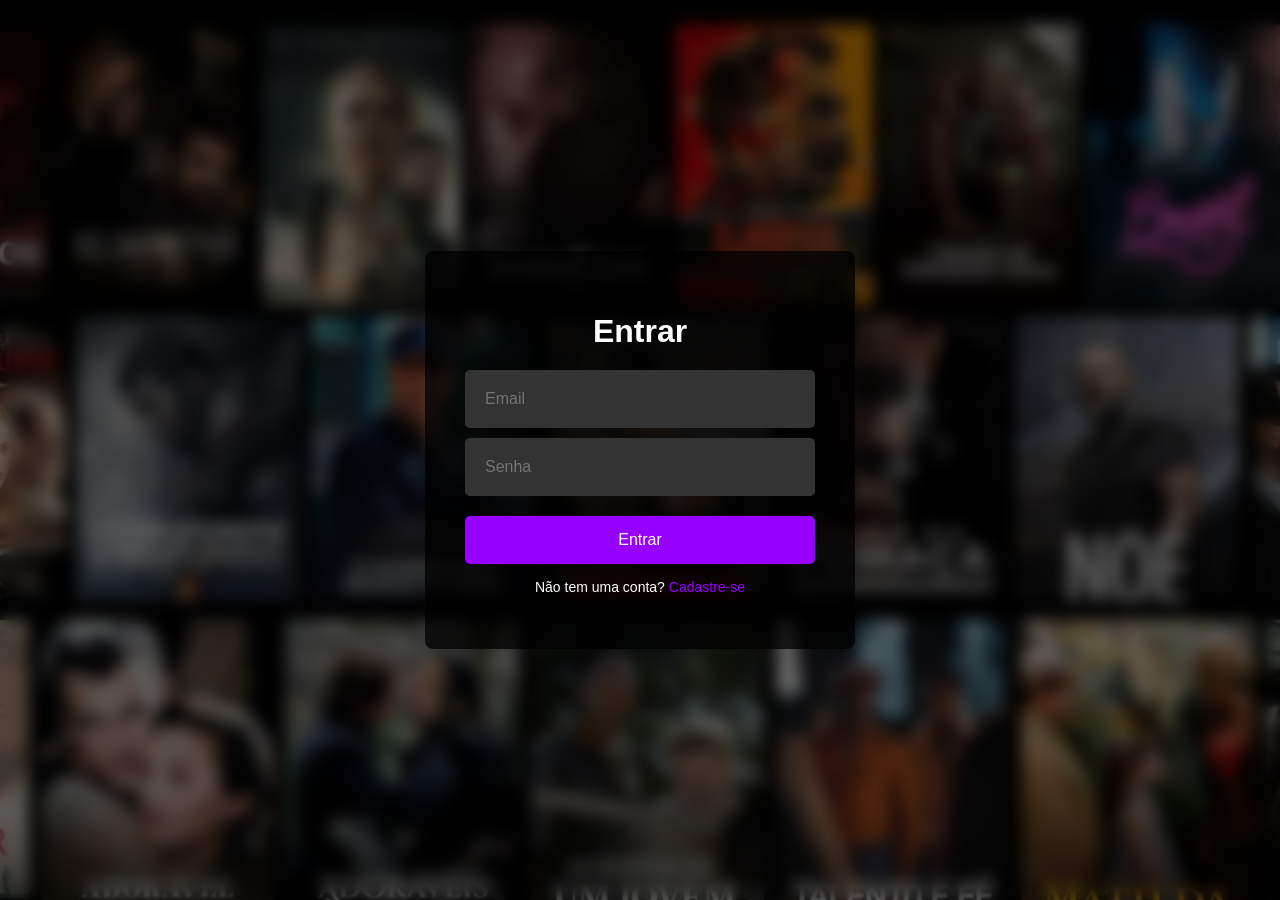
<file: public/index.html>
<!DOCTYPE html>
<html lang="pt-br">
<head>
    <meta charset="UTF-8">
    <meta name="viewport" content="width=device-width, initial-scale=1.0">
    <title>Login - Catálogo de Filmes</title>
    <link rel="stylesheet" href="style.css">
</head>
<body>
    <div class="background-overlay"></div>
    <div class="login-container">
        <h1>Entrar</h1>
        <form action="pag.html" method="get">
            <div class="input-container">
                <input type="email" placeholder="Email" required>
            </div>
            <div class="input-container">
                <input type="password" placeholder="Senha" required>
            </div>
            <button type="submit">Entrar</button>
        </form>
        <p>Não tem uma conta? <a href="#">Cadastre-se</a></p>
    </div>
</body>
</html>
</file>
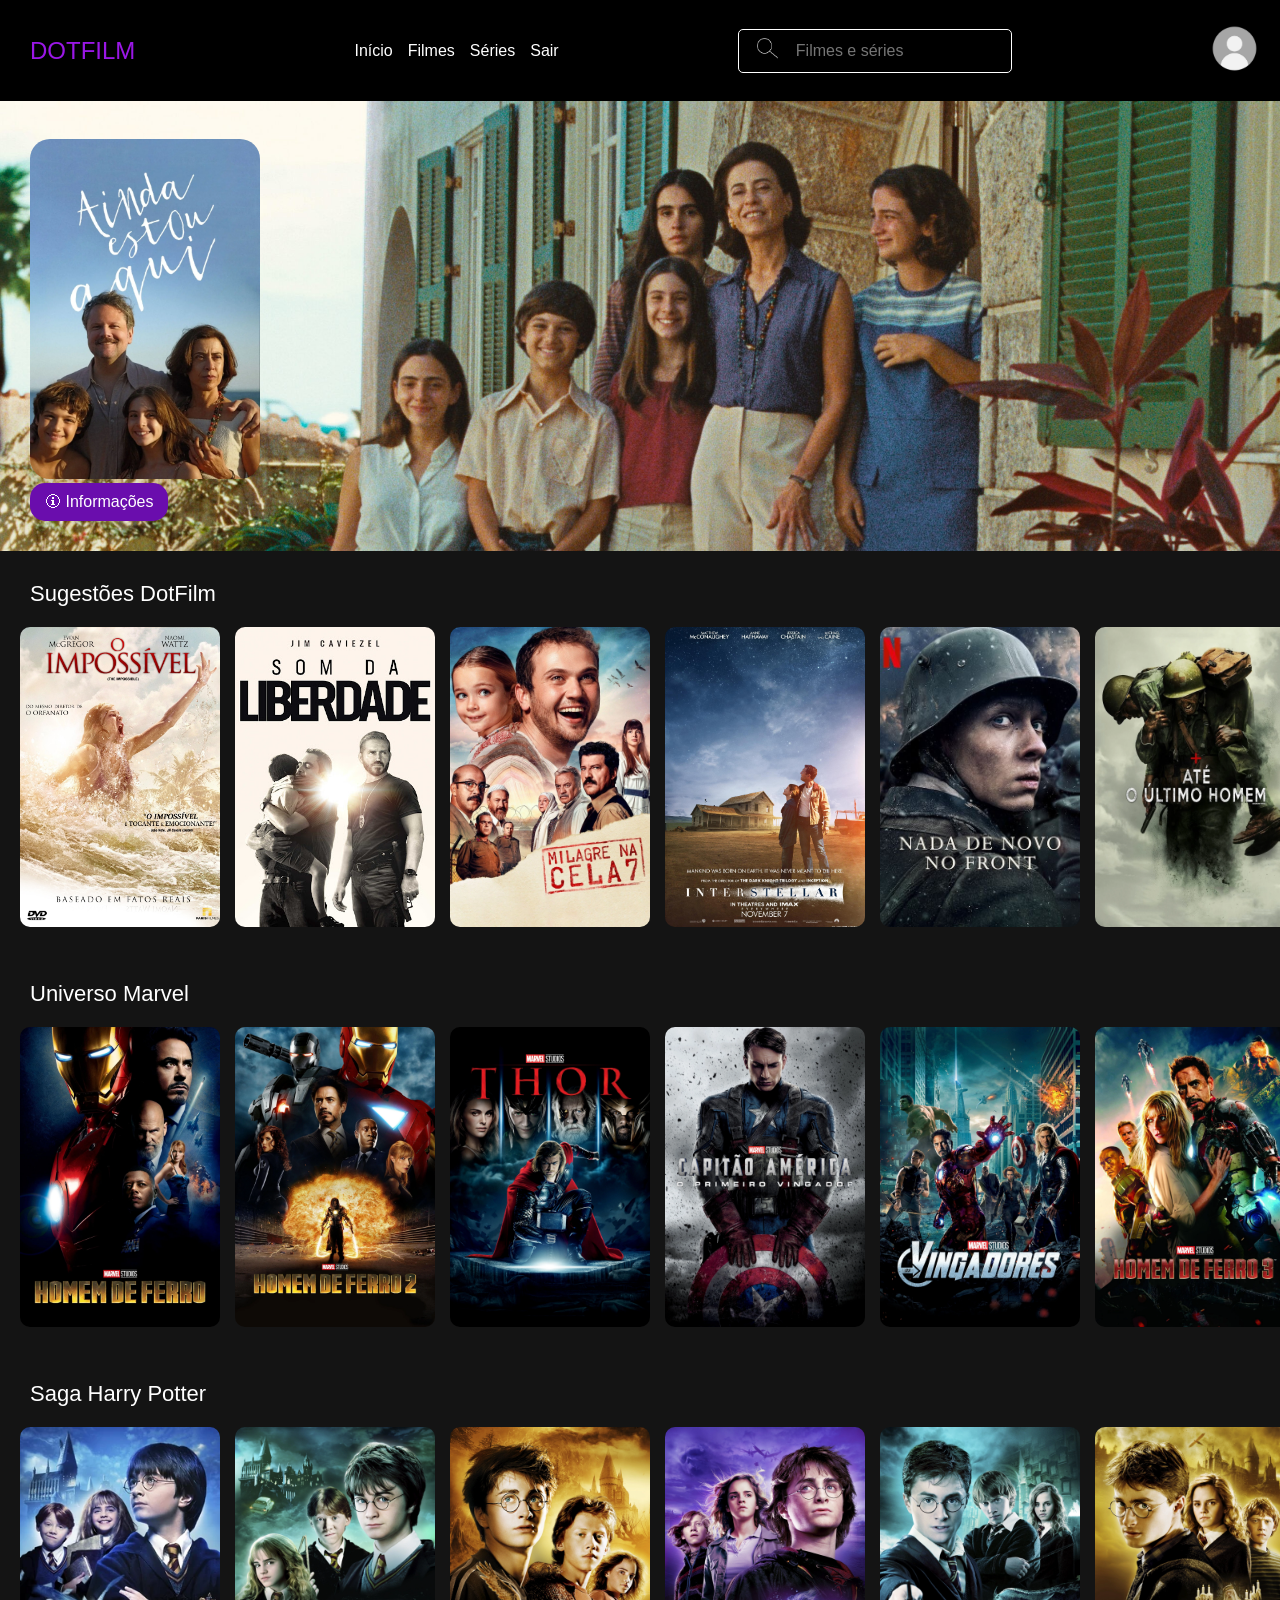
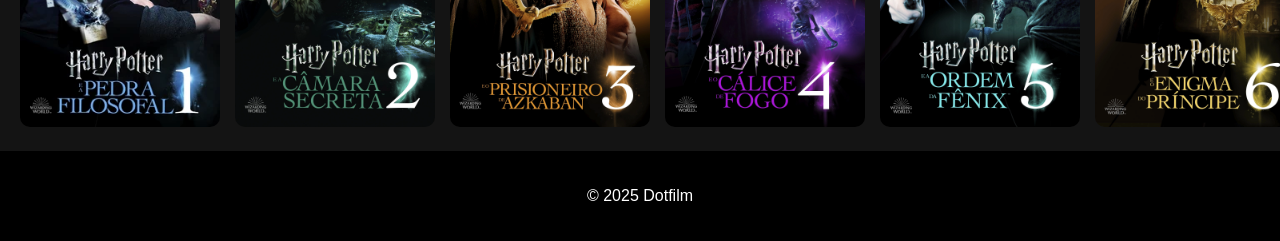
<file: public/pag.html>
<!DOCTYPE html>
<html lang="pt-br">
<head>
    <meta charset="UTF-8">
    <meta name="viewport" content="width=device-width, initial-scale=1.0">
    <title>Dotfilm</title>
    <link rel="stylesheet" href="pag.css">
</head>
<body>
    <header class="navbar">
        <div class="logo">DOTFILM</div>
        <nav>
            <ul class="menu">
                <li><a href="pag.html">Início</a></li>
                <li><a href="o.html">Filmes</a></li>
                <li><a href="o.html">Séries</a></li>
                <li><a href="index.html">Sair</a></li>
            </ul>
        </nav>
        <form class="search-form">
            <button type="submit"><img src="Captura de tela 2025-03-15 060157.png" alt="Buscar" class="lupa"></button>
            <input type="text" placeholder="Filmes e séries">
        </form>
        <div class="usuario"><img src="image-removebg-preview (7).png"></div>
    </header>
    
    <main>
        <section class="banner">
            <div class="banner-content">
                <div class="filmep"><img src="aindaestouaaaq.webp" alt="Filme 1"></div>
                <button class="play-button">🛈 Informações</button>
            </div>
        </section>
    </main>
    
        
        <section>
            <h2 class="titulo-filmes"> Sugestões DotFilm</h2>
            <div class="grid-filmes">
                <article class="filme"><img src="oimpossivel.jpg" alt="Filme 1"></article>
                <article class="filme"><img src="somdaliberdade.jpg" alt="Filme 2"></article>
                <article class="filme"><img src="milagrenacela7.webp" alt="Filme 3"></article>
                <article class="filme"><img src="interstellar.jpg" alt="Filme 4"></article>
                <article class="filme"><img src="nddenvnofront.jpg" alt="Filme 25"></article>
                <article class="filme"><img src="ateoultimo.webp" alt="Filme 26"></article>
                
            </div>
        </section>
        
        <section>
            <h2 class="titulo-filmes"> Universo Marvel</h2>
            <div class="grid-filmes">
                <article class="filme"><img src="homemdeferro1.webp" alt="Filme 6"></article>
                <article class="filme"><img src="homemdeferro2.webp" alt="Filme 7"></article>
                <article class="filme"><img src="Thor.webp" alt="Filme 8"></article>
                <article class="filme"><img src="capamerica.webp" alt="Filme 9"></article>
                <article class="filme"><img src="vingadores2012.webp" alt="Filme 10"></article>
                <article class="filme"><img src="homemdeferro3.webp" alt="Filme 11"></article>
                <article class="filme"><img src="Thor_-_O_Mundo_Sombrio.webp" alt="Filme 12"></article>
                <article class="filme"><img src="Capit3Frica_-_O_Soldado_Invernal.webp" alt="Filme 13"></article>
                <article class="filme"><img src="Guardi3Fxia.webp" alt="Filme 14"></article>
            </div>
        </section>

        <section>
            <h2 class="titulo-filmes"> Saga Harry Potter</h2>
            <div class="grid-filmes">
                <article class="filme"><img src="hp1.webp" alt="Filme 17"></article>
                <article class="filme"><img src="hp2.webp" alt="Filme 18"></article>
                <article class="filme"><img src="hp4.webp" alt="Filme 19"></article>
                <article class="filme"><img src="hp44.webp" alt="Filme 20"></article>
                <article class="filme"><img src="hp5.webp" alt="Filme 21"></article>
                <article class="filme"><img src="h6.webp" alt="Filme 22"></article>
                <article class="filme"><img src="hp71.webp" alt="Filme 23"></article>
                <article class="filme"><img src="hp72.webp" alt="Filme 24"></article>
            </div>
        </section>
    </main>
    
    <footer>
        <p>&copy; 2025 Dotfilm</p>
    </footer>
</body>
</html>
</file>
<file: public/style.css>
body {
    background: url('catalog.jpg') center/cover no-repeat; 
    display: flex;
    justify-content: center;
    align-items: center;
    height: 100vh;
    margin: 0;
    font-family: Arial, sans-serif;
    position: relative;
}

.background-overlay {
    position: absolute;
    top: 0;
    left: 0;
    width: 100%;
    height: 100%;
    background: rgba(0, 0, 0, 0.6);
    backdrop-filter: blur(8px); 
}

.login-container {
    background: rgba(0, 0, 0, 0.75);
    padding: 40px;
    border-radius: 8px;
    text-align: center;
    color: white;
    width: 350px;
    position: relative;
    z-index: 1;
}

h1 {
    margin-bottom: 20px;
}

form {
    display: flex;
    flex-direction: column;
}

.input-container {
    background: #333;
    border-radius: 5px;
    margin-bottom: 10px;
    padding: 10px;
}

input {
    background: transparent;
    border: none;
    width: 100%;
    padding: 10px;
    color: white;
    font-size: 16px;
    outline: none;
}

button {
    background: rgb(149, 0, 255);
    color: white;
    border: none;
    padding: 15px;
    border-radius: 5px;
    font-size: 16px;
    cursor: pointer;
    transition: 0.3s;
    margin-top: 10px;
}

button:hover {
    background: rgb(86, 0, 139);
}

p {
    margin-top: 15px;
    font-size: 14px;
}

a {
    color: rgb(149, 0, 255);
    text-decoration: none;
}

a:hover {
    text-decoration: underline;
}
</file>
<file: public/pag.css>
body {
    background-color: #141414;
    color: #ffffff;
    font-family: Arial, sans-serif;
    margin: 0;
    padding: 0;
}

.navbar {
    display: flex;
    justify-content: space-between;
    align-items: center;
    padding: 15px 30px;
    background-color: #000;
}

.logo {
    font-size: 24px;
    font-family: 'Impact', sans-serif;
    font-weight: 300;
    color: hwb(278 9% 10%);
}

.menu {
    list-style: none;
    display: flex;
    gap: 15px;
}

.menu li a {
    text-decoration: none;
    color: #ffffff;
    font-size: 16px;
}

.search-form {
    display: flex;
    background: #000;
    border: 1px solid #fff;
    padding: 5px 10px;
    border-radius: 5px;
    align-items: center;
}

.search-form input {
    padding: 5px;
    border: none;
    background: transparent;
    color: white;
    outline: none;
    font-size: 16px;
}

.search-form button {
    background: none;
    border: none;
    cursor: pointer;
    font-size: 18px;
    color: white;
    margin-right: 5px;
}

.user-profile {
    font-size: 24px;
    cursor: pointer;
}

.banner {
    background: url(iamstilhere.jpg) no-repeat center center/cover;
    height: 450px; 
    position: relative;
    top: 0;
    left: 0;
    width: 100%;
    z-index: -1; 
}

.banner-content {
    position: absolute;
    bottom: 20px;
    left: 20px;
    text-align: left;
    background: none; 
    padding: 10px;
}

.banner-image {
    width: 150px; 
    margin-bottom: 10px;
}




.play-button {
    display: block;
    background-color: #6a0dad;
    border: none;
    color: white;
    padding: 10px 15px;
    font-size: 16px;
    border-radius: 15px;
    cursor: pointer;
}

h2.titulo-filmes {
    font-size: 22px;
    padding-left: 30px;
    margin-top: 30px; 
    margin-bottom: 0px; 
    font-family: 'Arial', sans-serif;
    font-weight: 300;
}

.grid-filmes {
    display: flex;
    gap: 15px;
    padding: 20px;
    overflow-x: auto;
}

.filme {
    min-width: 200px;
    text-align: center;
}

.filme img {
    width: 200px; 
    height: 300px; 
    object-fit: cover; 
    border-radius: 10px;
    transition: transform 0.3s ease-in-out;

}

.filme img:hover {
    transform: scale(1.1);
}
footer {
    text-align: center;
    padding: 20px;
    background-color: #000;
}

.search-form button img.lupa {
    width: 25px; 
    height: 25px;
}




.filmep {
    min-width: 200px;
    text-align: center;
}

.filmep img {
    width: 230px; 
    height: 340px; 
    object-fit: cover; 
    border-radius: 20px;
    transition: transform 0.3s ease-in-out;

}

.filmep img:hover {
    transform: scale(1.1);
}


.usuario img {
    max-width: 80%;
    margin-top: 10px;
    margin-right: -460px;  
    margin-bottom: 10px;
    margin-left: 20px;
}
</file>
